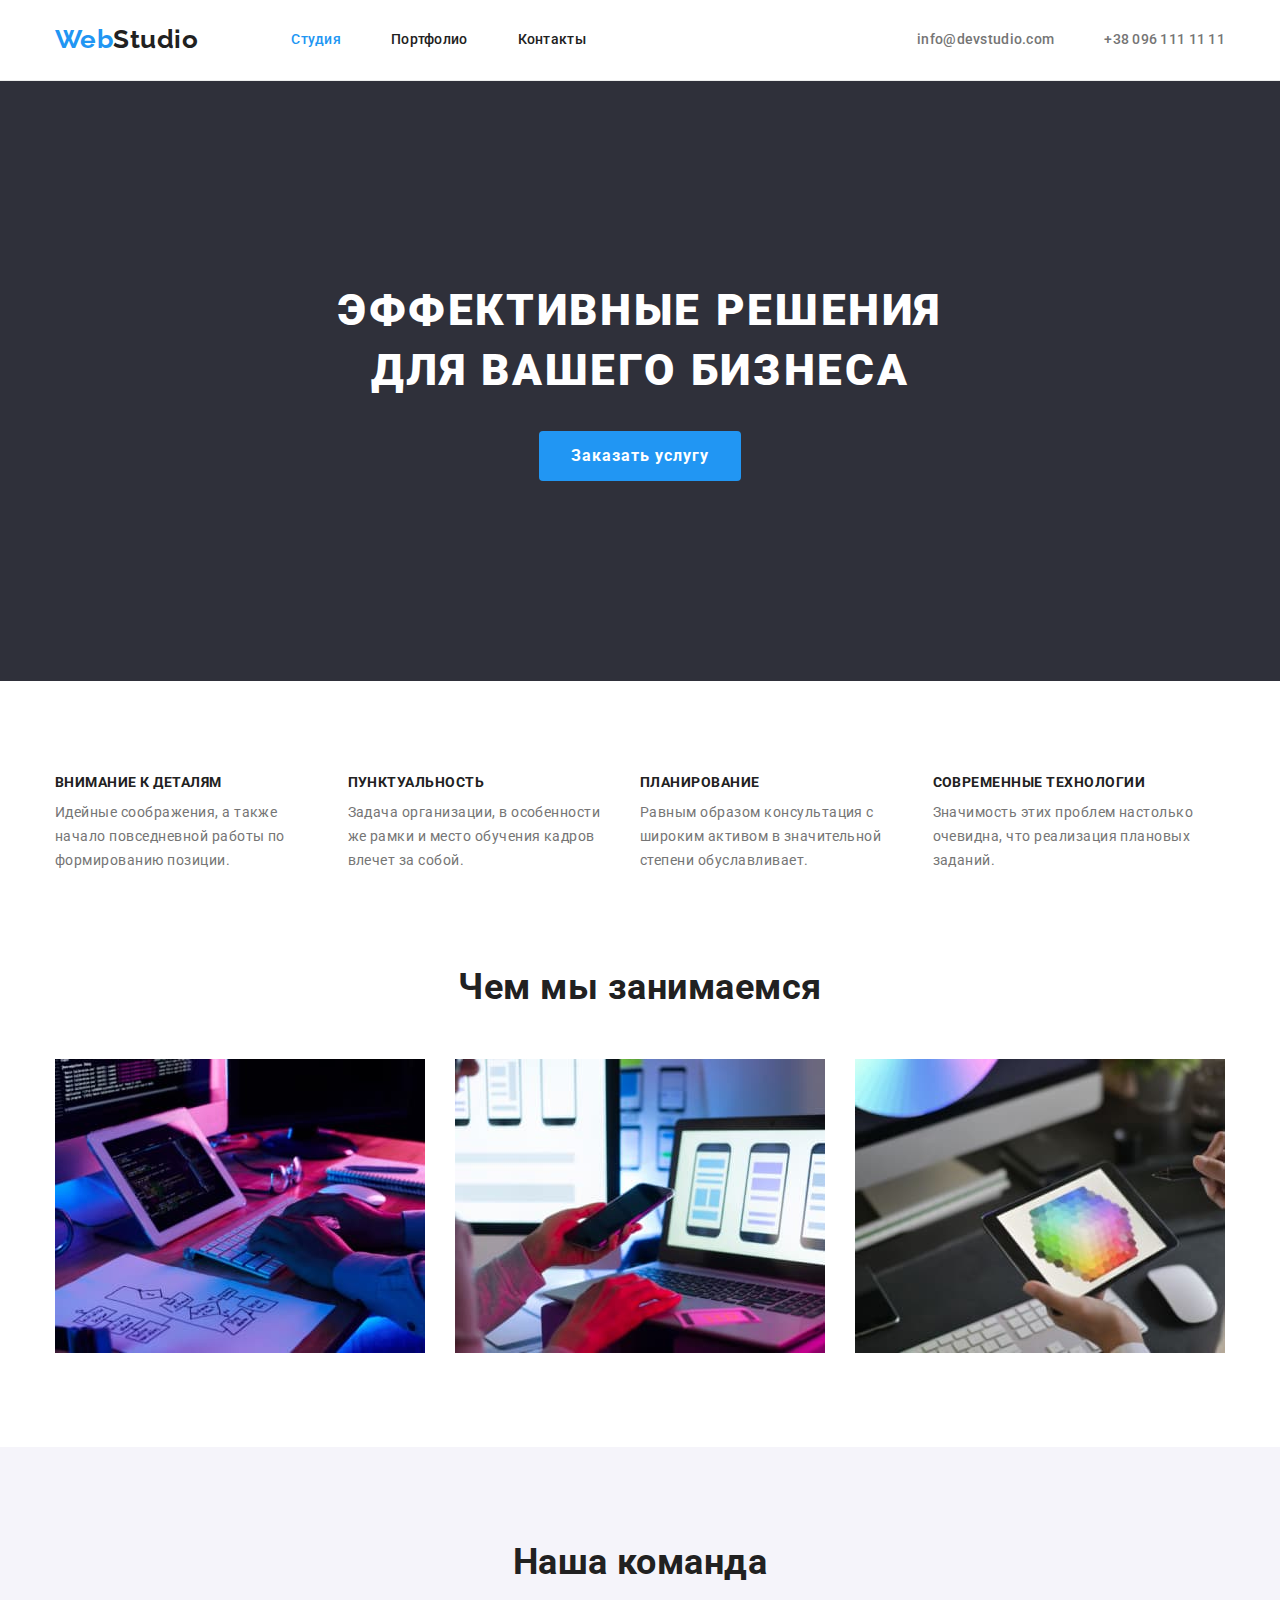
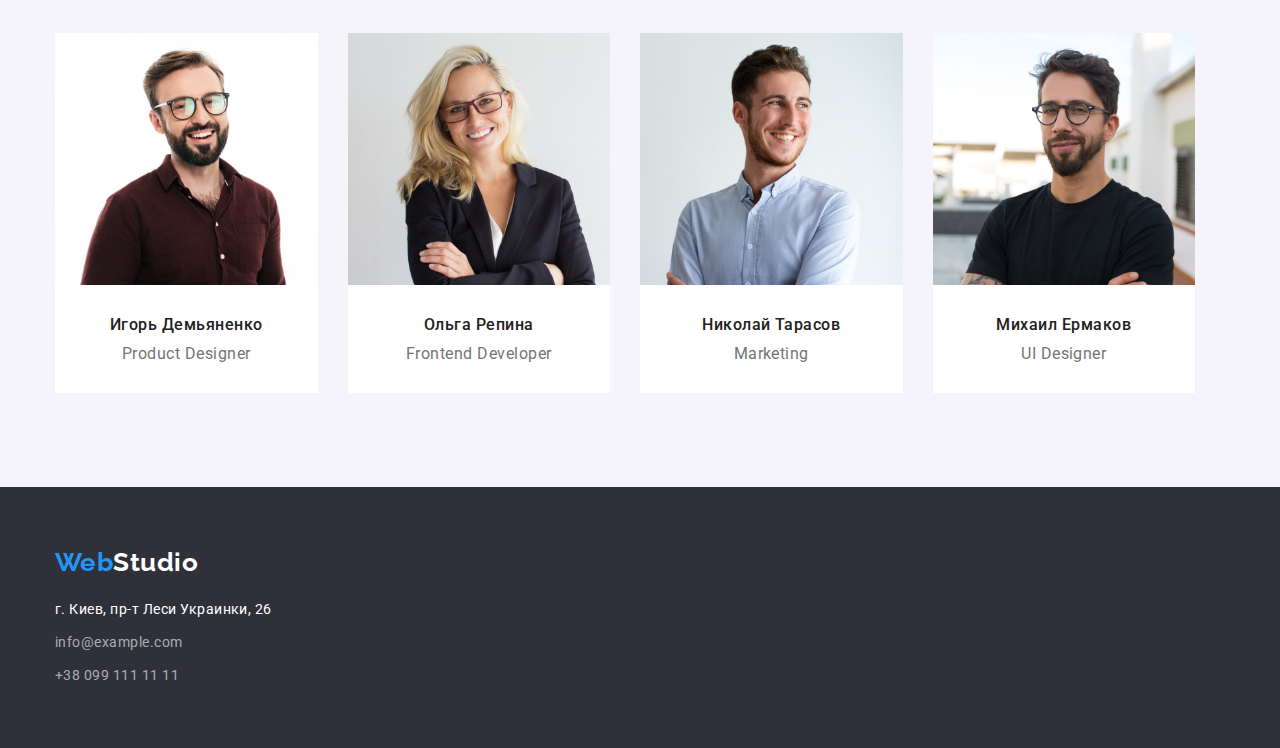
<file: index.html>
<!DOCTYPE html>
<html lang="ru">
<head>
    <meta charset="UTF-8">
    <meta http-equiv="X-UA-Compatible" content="IE=edge">
    <meta name="viewport" content="width=device-width, initial-scale=1.0">
    <title>Студия</title>
    <link href="https://fonts.googleapis.com/css2?family=Raleway:wght@700&family=Roboto:wght@400;500;700;900&display=swap"
        rel="stylesheet">
    <link rel="stylesheet" href="https://cdnjs.cloudflare.com/ajax/libs/modern-normalize/1.1.0/modern-normalize.min.css">
    <link href="./css/styles.css" rel="stylesheet">
</head>

<body>
<!-- Header -->
    <header class="header">
        <div class="container header-contents">
            <!-- Основная навигация -->
            <nav class="navigation">
                <a href="./index.html" lang="en" class="logo top-logo"><span class="accent">Web</span><span class="header-logo">Studio</span></a>
                <ul class="list nav-list">
                    <li class="item">
                        <a href="./index.html" class="nav-link current">Студия</a>
                    </li>
                    <li class="item">
                        <a href="./portfolio.html" class="nav-link">Портфолио</a>
                    </li>
                    <li class="item">
                        <a href="" class="nav-link">Контакты</a>
                    </li>
                </ul>
            </nav>
            <!-- Контакты -->
            <ul class="list header-contact">
                <li class="item">
                    <a href="mailto:info@devstudio.com" class="nav-contact">info@devstudio.com</a>
                </li>
                <li class="item">
                    <a href="tel:+380961111111" class="nav-contact">+38 096 111 11 11</a>
                </li>
            </ul>
        </div>
    </header>
    <main>
        <!-- Баннер-Шапка -->
        <section class="section hero">
            <h1 class="hero-title">
                Эффективные решения<br/>для вашего бизнеса
            </h1>
            <button type="button" class="hero-button">Заказать услугу</button>
        </section>
        <!-- Особенности -->
        <section class="section">
            <div class="container">
                <h2 class="title visually-hidden">Особенности</h2>
                <ul class="list features-list">
                    <li class="item">
                        <h3 class="feature-title">Внимание к деталям</h3>
                        <p class="feature-text">Идейные соображения, а также начало повседневной работы по формированию позиции.</p>
                    </li>
                    <li class="item">
                        <h3 class="feature-title">Пунктуальность</h3>
                        <p class="feature-text">Задача организации, в особенности же рамки и место обучения кадров влечет за собой.</p>
                    </li>
                    <li class="item">
                        <h3 class="feature-title">Планирование</h3>
                        <p class="feature-text">Равным образом консультация с широким активом в значительной степени обуславливает.</p>
                    </li>
                    <li class="item">
                        <h3 class="feature-title">Современные технологии</h3>
                        <p class="feature-text">Значимость этих проблем настолько очевидна, что реализация плановых заданий.</p>
                    </li>
                </ul>
            </div>
        </section>
        <!-- Чем мы занимаемся -->
        <section class="section activities">
            <div class="container">
                <h2 class="title">Чем мы занимаемся</h2>
                <ul class="list activities-list">
                    <li class="item">
                        <img src="./images/box1.jpg" alt="Человек пишет код на планшете" width="370" class="activities-image">
                    </li>
                    <li class="item">
                        <img src="./images/box2.jpg" alt="Человек выбирает макет верстки для смартфона" width="370" class="activities-image">
                    </li>
                    <li class="item">
                        <img src="./images/box3.jpg" alt="Дизайнер выбирает цвет из палитры с помощью планшета" width="370" class="activities-image">
                    </li>
                </ul>
            </div>
        </section>
        <!-- Наша команда -->
        <section class="section team">
            <div class="container">
                <h2 class="title">Наша команда</h2>
                <ul class="list team-list">
                    <li class="item">
                        <img src="./images/igor.jpg" alt="фото Игоря Демьяненко" width="270" class="member-photo">
                        <div class="about-member">
                            <h3 class="member-name">Игорь Демьяненко</h3>
                            <p lang="en" class="job-title">Product Designer</p>
                        </div>
                    </li>
                    <li class="item">
                        <img src="./images/olga.jpg" alt="фото Ольги Репиной" width="270" class="member-photo">
                        <div class="about-member">
                            <h3 class="member-name">Ольга Репина</h3>
                            <p lang="en" class="job-title">Frontend Developer</p>
                        </div>
                    </li>
                    <li class="item">
                        <img src="./images/nikolay.jpg" alt="фото Николая Тарасова" width="270" class="member-photo">
                        <div class="about-member">
                            <h3 class="member-name">Николай Тарасов</h3>
                            <p lang="en" class="job-title">Marketing</p>
                        </div>
                    </li>
                    <li class="item">
                        <img src="./images/mikhail.jpg" alt="фото Михаила Ермакова" width="270" class="member-photo">
                        <div class="about-member">
                            <h3 class="member-name">Михаил Ермаков</h3>
                            <p lang="en" class="job-title">UI Designer</p>
                        </div>
                    </li>
                </ul>
            </div>
        </section>
    </main>
    <!-- Футер -->
    <footer class="footer">
        <div class="container">
            <a href="./index.html" lang="en" class="logo"><span class="accent">Web</span><span class="footer-logo">Studio</span></a>
            <address>
                <ul class="list footer-list">
                    <li class="item"><p class="address-text">г. Киев, пр-т Леси Украинки, 26</p></li>
                    <li class="item"><a href="mailto:info@example.com" class="address-contact">info@example.com</a></li>
                    <li class="item"><a href="tel:+380991111111" class="address-contact">+38 099 111 11 11</a></li>
                </ul>
            </address>
        </div>
    </footer>
</body>
</html>
</file>
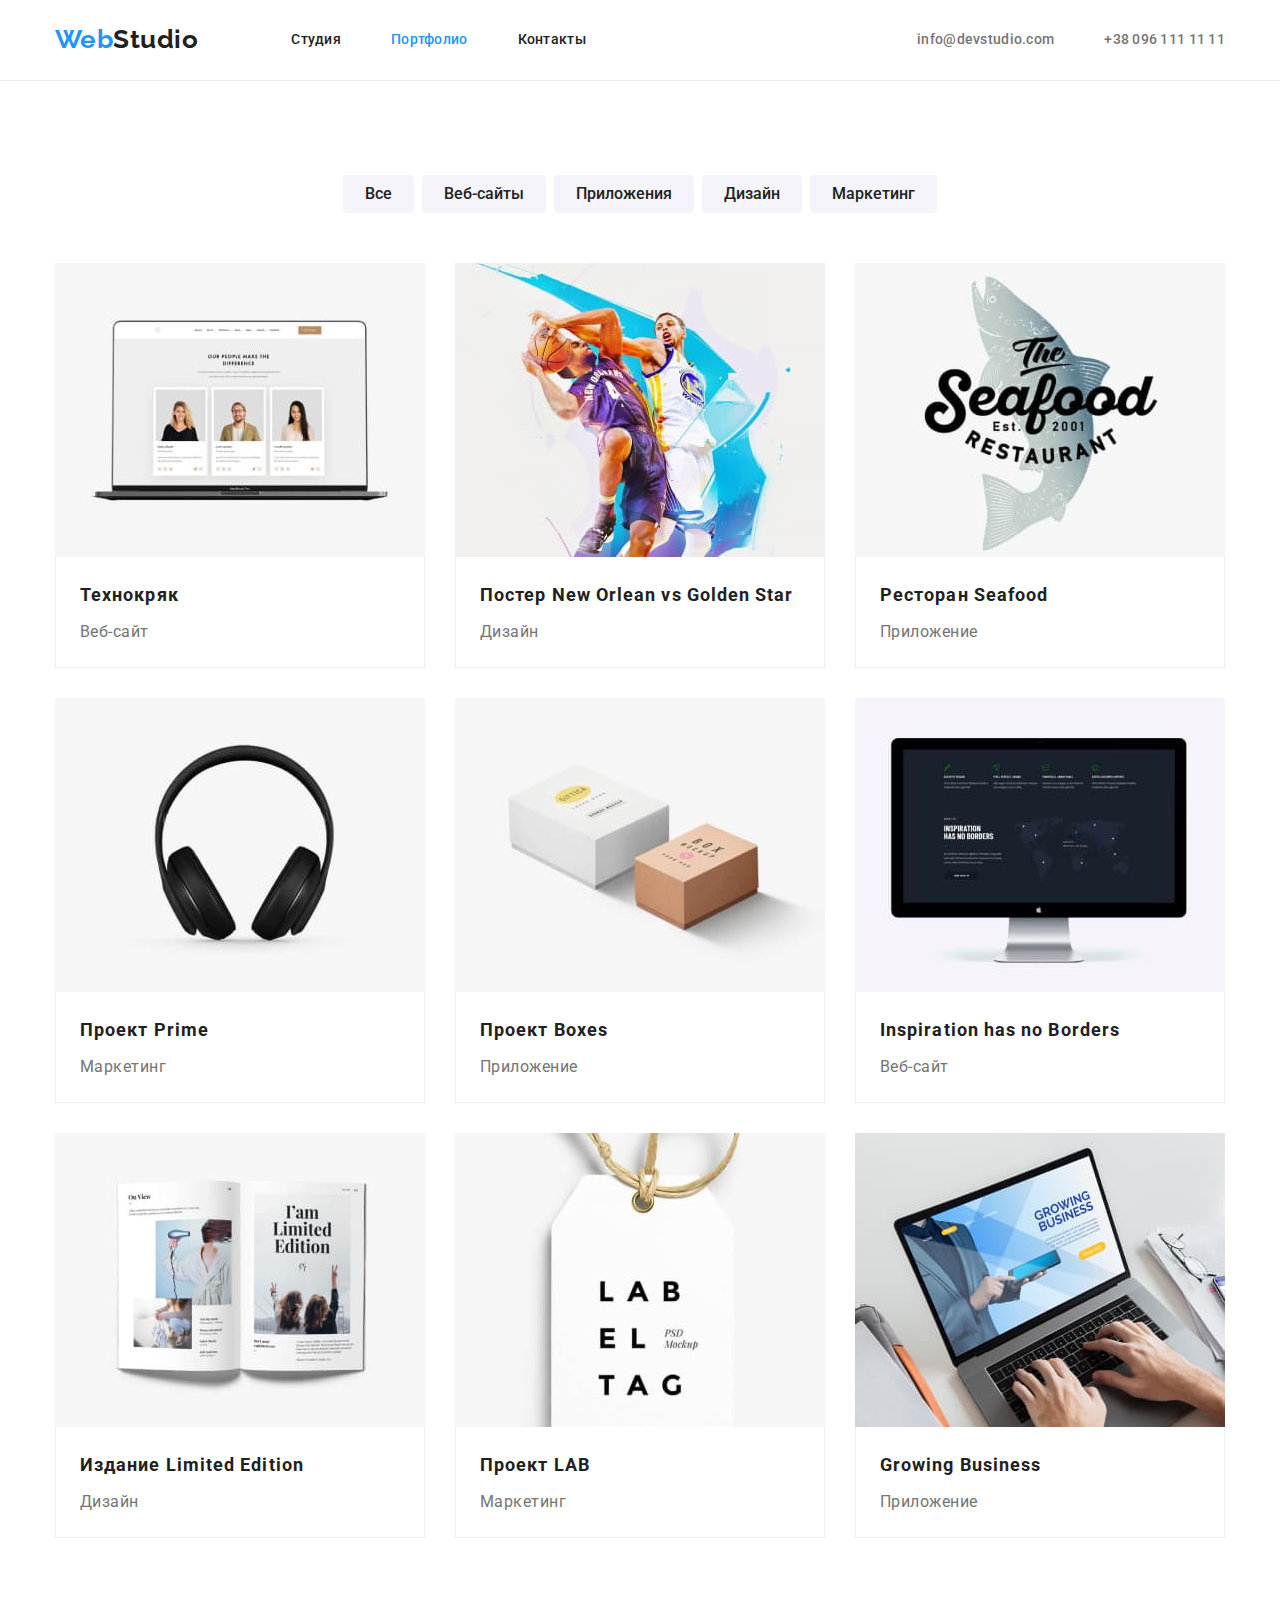
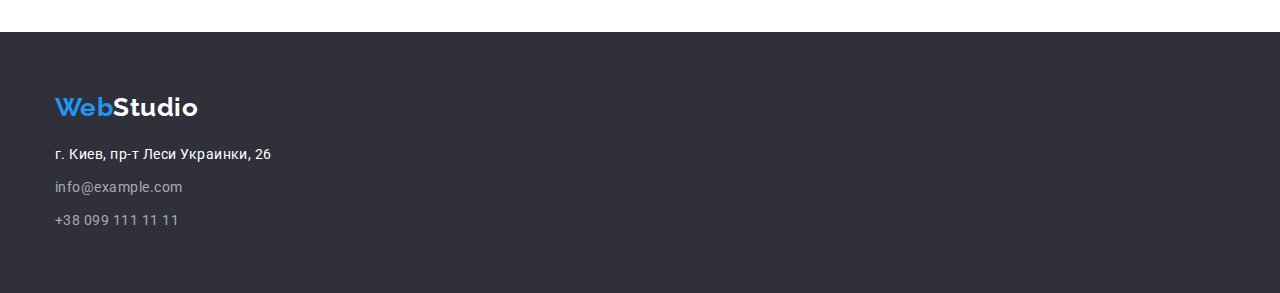
<file: portfolio.html>
<!DOCTYPE html>
<html lang="ru">

<head>
    <meta charset="UTF-8">
    <meta http-equiv="X-UA-Compatible" content="IE=edge">
    <meta name="viewport" content="width=device-width, initial-scale=1.0">
    <title>Портфолио</title>
    <link href="https://fonts.googleapis.com/css2?family=Raleway:wght@700&family=Roboto:wght@400;500;700;900&display=swap"
        rel="stylesheet">
    <link rel="stylesheet" href="https://cdnjs.cloudflare.com/ajax/libs/modern-normalize/1.1.0/modern-normalize.min.css">
    <link href="./css/styles.css" rel="stylesheet">
</head>

<body>
    <!-- Header -->
    <header class="header">
        <div class="container header-contents">
            <!-- Основная навигация -->
            <nav class="navigation">
                <a href="./index.html" lang="en" class="logo top-logo"><span class="accent">Web</span><span
                        class="header-logo">Studio</span></a>
                <ul class="list nav-list">
                    <li class="item">
                        <a href="./index.html" class="nav-link">Студия</a>
                    </li>
                    <li class="item">
                        <a href="./portfolio.html" class="nav-link current">Портфолио</a>
                    </li>
                    <li class="item">
                        <a href="" class="nav-link">Контакты</a>
                    </li>
                </ul>
            </nav>
            <!-- Контакты -->
            <ul class="list header-contact">
                <li class="item">
                    <a href="mailto:info@devstudio.com" class="nav-contact">info@devstudio.com</a>
                </li>
                <li class="item">
                    <a href="tel:+380961111111" class="nav-contact">+38 096 111 11 11</a>
                </li>
            </ul>
        </div>
    </header>
    <main>
        <section class="section">
            <div class="container">
                <h1 class="visually-hidden">Портфолио</h1>
                <!-- Фильтры -->
                <ul class="list filter-list">
                    <li class="item">
                        <button type="button" class="filter-button">Все</button>
                    </li>
                    <li class="item">
                        <button type="button" class="filter-button">Веб-сайты</button>
                    </li>
                    <li class="item">
                        <button type="button" class="filter-button">Приложения</button>
                    </li>
                    <li class="item">
                        <button type="button" class="filter-button">Дизайн</button>
                    </li>
                    <li class="item">
                        <button type="button" class="filter-button">Маркетинг</button>
                    </li>
                </ul>
                <!-- Проекты -->
                <ul class="list project-list">
                    <li class="item">
                        <img src="./images/case1.jpg" alt="Веб-сайт на экране ноутбука" width="370" class="project-image">
                        <div class="item-description">
                            <h2 class="project-title">Технокряк</h2>
                            <p class="project-filter">Веб-сайт</p>
                        </div>
                    </li>
                    <li class="item">
                        <img src="./images/case2.jpg" alt="Два баскетболиста" width="370" class="project-image">
                        <div class="item-description">
                            <h2 class="project-title">Постер <span lang="en">New Orlean vs Golden Star</span></h2>
                            <p class="project-filter">Дизайн</p>
                        </div>
                    </li>
                    <li class="item">
                        <img src="./images/case3.jpg" alt="Логотип ресторана с морепродуктами" width="370" class="project-image">
                        <div class="item-description">
                            <h2 class="project-title">Ресторан <span lang="en">Seafood</span></h2>
                            <p class="project-filter">Приложение</p>
                        </div>
                    </li>
                    <li class="item">
                        <img src="./images/case4.jpg" alt="Черные наушники" width="370" class="project-image">
                        <div class="item-description">
                            <h2 class="project-title">Проект <span lang="en">Prime</span></h2>
                            <p class="project-filter">Маркетинг</p>
                        </div>
                    </li>
                    <li class="item">
                        <img src="./images/case5.jpg" alt="Две коробки" width="370" class="project-image">
                        <div class="item-description">
                            <h2 class="project-title">Проект <span lang="en">Boxes</span></h2>
                            <p class="project-filter">Приложение</p>
                        </div>
                    </li>
                    <li class="item">
                        <img src="./images/case6.jpg" alt="Сайт на экране монитора" width="370" class="project-image">
                        <div class="item-description">
                            <h2 class="project-title" lang="en">Inspiration has no Borders</h2>
                            <p class="project-filter">Веб-сайт</p>
                        </div>
                    </li>
                    <li class="item">
                        <img src="./images/case7.jpg" alt="Разворот журнала" width="370" class="project-image">
                        <div class="item-description">
                            <h2 class="project-title">Издание <span lang="en">Limited Edition</span></h2>
                            <p class="project-filter">Дизайн</p>
                        </div>
                    </li>
                    <li class="item">
                        <img src="./images/case8.jpg" alt="Бирка на шнурке" width="370" class="project-image">
                        <div class="item-description">
                            <h2 class="project-title">Проект <span lang="en">LAB</span></h2>
                            <p class="project-filter">Маркетинг</p>
                        </div>
                    </li>
                    <li class="item">
                        <img src="./images/case9.jpg" alt="Человек печатает на ноутбуке" width="370" class="project-image">
                        <div class="item-description">
                            <h2 class="project-title" lang="en">Growing Business</h2>
                            <p class="project-filter">Приложение</p>
                        </div>
                    </li>
                </ul>
            </div>
        </section>
    </main>
    <!-- Футер -->
    <footer class="footer">
        <div class="container">
            <a href="./index.html" lang="en" class="logo bottom-logo"><span class="accent">Web</span><span
                    class="footer-logo">Studio</span></a>
            <address>
                <ul class="list footer-list">
                    <li class="item">
                        <p class="address-text">г. Киев, пр-т Леси Украинки, 26</p>
                    </li>
                    <li class="item"><a href="mailto:info@example.com" class="address-contact">info@example.com</a></li>
                    <li class="item"><a href="tel:+380991111111" class="address-contact">+38 099 111 11 11</a></li>
                </ul>
            </address>
        </div>
    </footer>
</body>

</html>
</file>
<file: css/styles.css>
:root {
    --main-active-color: #2196F3;
    --main-bg-color: #FFFFFF;
    --secondary-bg-color: #F5F4FA;
    --text-heading-color: #212121;
    --main-text-color: #757575;
    --dark-bg-text: #FFFFFF;
    --dark-bg-contacts: rgba(255, 255, 255, .6);
    --dark-bg-color: #2F303A;
}

/* Глобальные стили */

body {
    margin-left: auto;
    margin-right: auto;

    background-color: var(--main-bg-color);
    color: var(--main-text-color);

    font-family: 'Roboto', 'Arial', 'Helvetica', sans-serif;
    font-style: normal;
    letter-spacing: 0.03em;
}

/* Лого */

.logo {

    font-family: 'Raleway', sans-serif;
    text-decoration: none;
    font-weight: 700;
    font-size: 26px;
    line-height: 1.19;
}

.accent {
    color: var(--main-active-color);
}

.header-logo {
    color: var(--text-heading-color);
}

.footer-logo {
    color: var(--dark-bg-text);
}

/* Хедер */

.top-logo {
    display: block;
    padding-top: 24px;
    padding-bottom: 25px;
}

.header {
    border-bottom: 1px solid #ECECEC;
}

.container {
    width: 1200px;
    padding-left: 15px;
    padding-right: 15px;
    margin-left: auto;
    margin-right: auto;
}

.header-contents {
    display: flex;
    align-items: center;
}

.navigation {
    display: flex;
    align-items: center;
}

.nav-list,
.header-contact {
    display: flex;
    margin: 0;
    padding: 0;
}

.nav-list {
    margin-left: 93px;
}

.nav-list .item:not(:last-child) {
    margin-right: 50px;
}

.header-contact .item:not(:last-child) {
    margin-right: 50px;
}

.nav-link {
    display: block;
    padding-top: 32px;
    padding-bottom: 32px;

    color: var(--text-heading-color);
    text-decoration: none;

    font-weight: 500;
    font-size: 14px;
    line-height: 1.14;
    letter-spacing: 0.02em;
}

.nav-link:hover,
.nav-link:focus,
.nav-link.current {
    color: var(--main-active-color);
}

.header-contact {
    margin-left: auto;
}

.nav-contact {
    display: block;
    padding-top: 32px;
    padding-bottom: 32px;

    color: var(--main-text-color);
    text-decoration: none;

    font-weight: 500;
    font-size: 14px;
    line-height: 1.14;
    letter-spacing: 0.02em;
}

.nav-contact:hover,
.nav-contact:focus {
    color: var(--main-active-color);
}

/* Футер */

.footer {
    padding-top: 60px;
    padding-bottom: 60px;

    background-color: var(--dark-bg-color);
}

.footer-list {
    margin-top: 20px;
    margin-bottom: 0;
    padding: 0;
}

.address-text {
    margin-top: 0;
    margin-bottom: 0;

    color: var(--dark-bg-text);

    font-style: normal;
    font-size: 14px;
    line-height: 1.71;
}

.address-contact {
    color: var(--dark-bg-contacts);
    text-decoration: none;

    font-style: normal;
    font-weight: 400;
    font-size: 14px;
    line-height: 1.71;
}

.address-contact:hover,
.address-contact:focus {
    color: var(--main-active-color);
}

.footer-list .item:not(:last-child) {
    margin-bottom: 9px;
}

/* Main */

.list {
    list-style: none;
}

.title {
    margin-top: 0;
    margin-bottom: 50px;

    color: var(--text-heading-color);
    
    font-size: 36px;
    line-height: 1.17;
    text-align: center;
}

.section {
    padding-top: 94px;
    padding-bottom: 94px;
}

/* Hero-Баннер */
.hero {
    padding-top: 200px;
    padding-bottom: 200px;

    background-color: var(--dark-bg-color);
    text-align: center;
}

.hero-title {
    margin: 0;

    color: var(--dark-bg-text);

    font-weight: 900;
    font-size: 44px;
    line-height: 1.36;
    text-align: center;
    letter-spacing: 0.06em;
    text-transform: uppercase;
}

.hero-button {
    margin-top: 30px;
    min-width: 200px;
    padding-top: 10px;
    padding-bottom: 10px;
    padding-left: 32px;
    padding-right: 32px;

    background-color: var(--main-active-color);
    color: var(--dark-bg-text);

    border: 0;
    border-radius: 4px;

    cursor: pointer;

    font-family: inherit;
    font-weight: 700;
    font-size: 16px;
    line-height: 1.88;
    text-align: center;
    letter-spacing: 0.06em;
}

.hero-button:hover,
.hero-button:focus {
    background-color: #188CE8;
}

/* Особенности */

.visually-hidden {
    position: absolute;
    width: 1px;
    height: 1px;
    margin: -1px;
    border: 0;
    padding: 0;
    white-space: nowrap;
    clip-path: inset(100%);
    clip: rect(0 0 0 0);
    overflow: hidden;
}

.features-list {
    display: flex;
    margin: 0;
    padding: 0;
}

.features-list .item {
    width: calc((100% - 120px) / 4);
}

.features-list .item:not(:last-child) {
    margin-right: 30px;
}

.feature-title {
    margin-top: 0;
    margin-bottom: 10px;

    color: var(--text-heading-color);

    font-size: 14px;
    line-height: 1.14;
    text-transform: uppercase;
}

.feature-text {
    margin-top: 0;
    margin-bottom: 0;

    font-size: 14px;
    line-height: 1.71;
}

/* Чем мы занимаемся */

.activities {
    padding-top: 0;
}

.activities-list {
    display: flex;
    margin: 0;
    padding: 0;
}

.activities-list .item:not(:last-child) {
    margin-right: 30px;
}

.activities-list .item {
    width: calc((100% - 60px) / 3);
}

.activities-image {
    display: block;
    max-width: 100%;
}

/* Команда */

.team {
    background-color: var(--secondary-bg-color);
}

.team-list {
    display: flex;
    margin: 0;
    padding: 0;
}

.team-list .item:not(:last-child) {
    margin-right: 30px;
}

.team-list .item {
    width: calc((100% - 120px) / 4);

    background-color: var(--main-bg-color);
}

.about-member {
    padding-top: 30px;
    padding-bottom: 30px;
}

.member-name {
    color: var(--text-heading-color);
    margin-top: 0;
    margin-bottom: 10px;

    font-weight: 500;
    font-size: 16px;
    line-height: 1.19;
    text-align: center;
}

.job-title {
    margin-top: 0;
    margin-bottom: 0;

    font-size: 16px;
    line-height: 1.19;    
    text-align: center;
}

.member-photo {
    display: block;
    max-width: 100%;
}

/* Портфолио */

/* Меню фильтров */

.filter-list {
    display: flex;
    justify-content: center;

    margin-top: 0;
    margin-bottom: 50px;
    padding: 0;
}

.filter-list .item:not(:last-child) {
    margin-right: 8px;
}

.filter-button {
    background-color: var(--secondary-bg-color);
    color: var(--text-heading-color);
    cursor: pointer;

    padding-top: 6px;
    padding-bottom: 6px;
    padding-left: 22px;
    padding-right: 22px;

    border: 0;
    border-radius: 4px;


    font-family: inherit;
    font-weight: 500;
    font-size: 16px;
    line-height: 1.62;
    text-align: center;
}

.filter-button:hover,
.filter-button:focus {
    background-color: var(--main-active-color);
    color: var(--dark-bg-text);
}

/* Проекты */
.project-list {
    display: flex;
    flex-wrap: wrap;
    margin: 0;
    padding: 0;
}

.project-list .item {
    margin-right: 30px;
    margin-bottom: 30px;
    width: calc((100% - 60px) / 3);
}

.item-description {
    border-bottom: 1px solid #EEEEEE;
    border-left: 1px solid #EEEEEE;
    border-right: 1px solid #EEEEEE;

    padding-top: 20px;
    padding-bottom: 20px;
    padding-left: 24px;
    padding-right: 24px;
}

.project-image {
    display: block;
    max-width: 100%;
}

.project-list .item:nth-child(3n) {
    margin-right: 0;
}

.project-list .item:nth-last-child(-n + 3) {
    margin-bottom: 0;
}

.project-title {
    margin-top: 0;
    margin-bottom: 4px;

    color: var(--text-heading-color);

    font-size: 18px;
    line-height: 2.0;
    letter-spacing: 0.06em;
}

.project-filter {
    margin-top: 0;
    margin-bottom: 0;

    font-size: 16px;
    line-height: 1.88;
}
</file>
